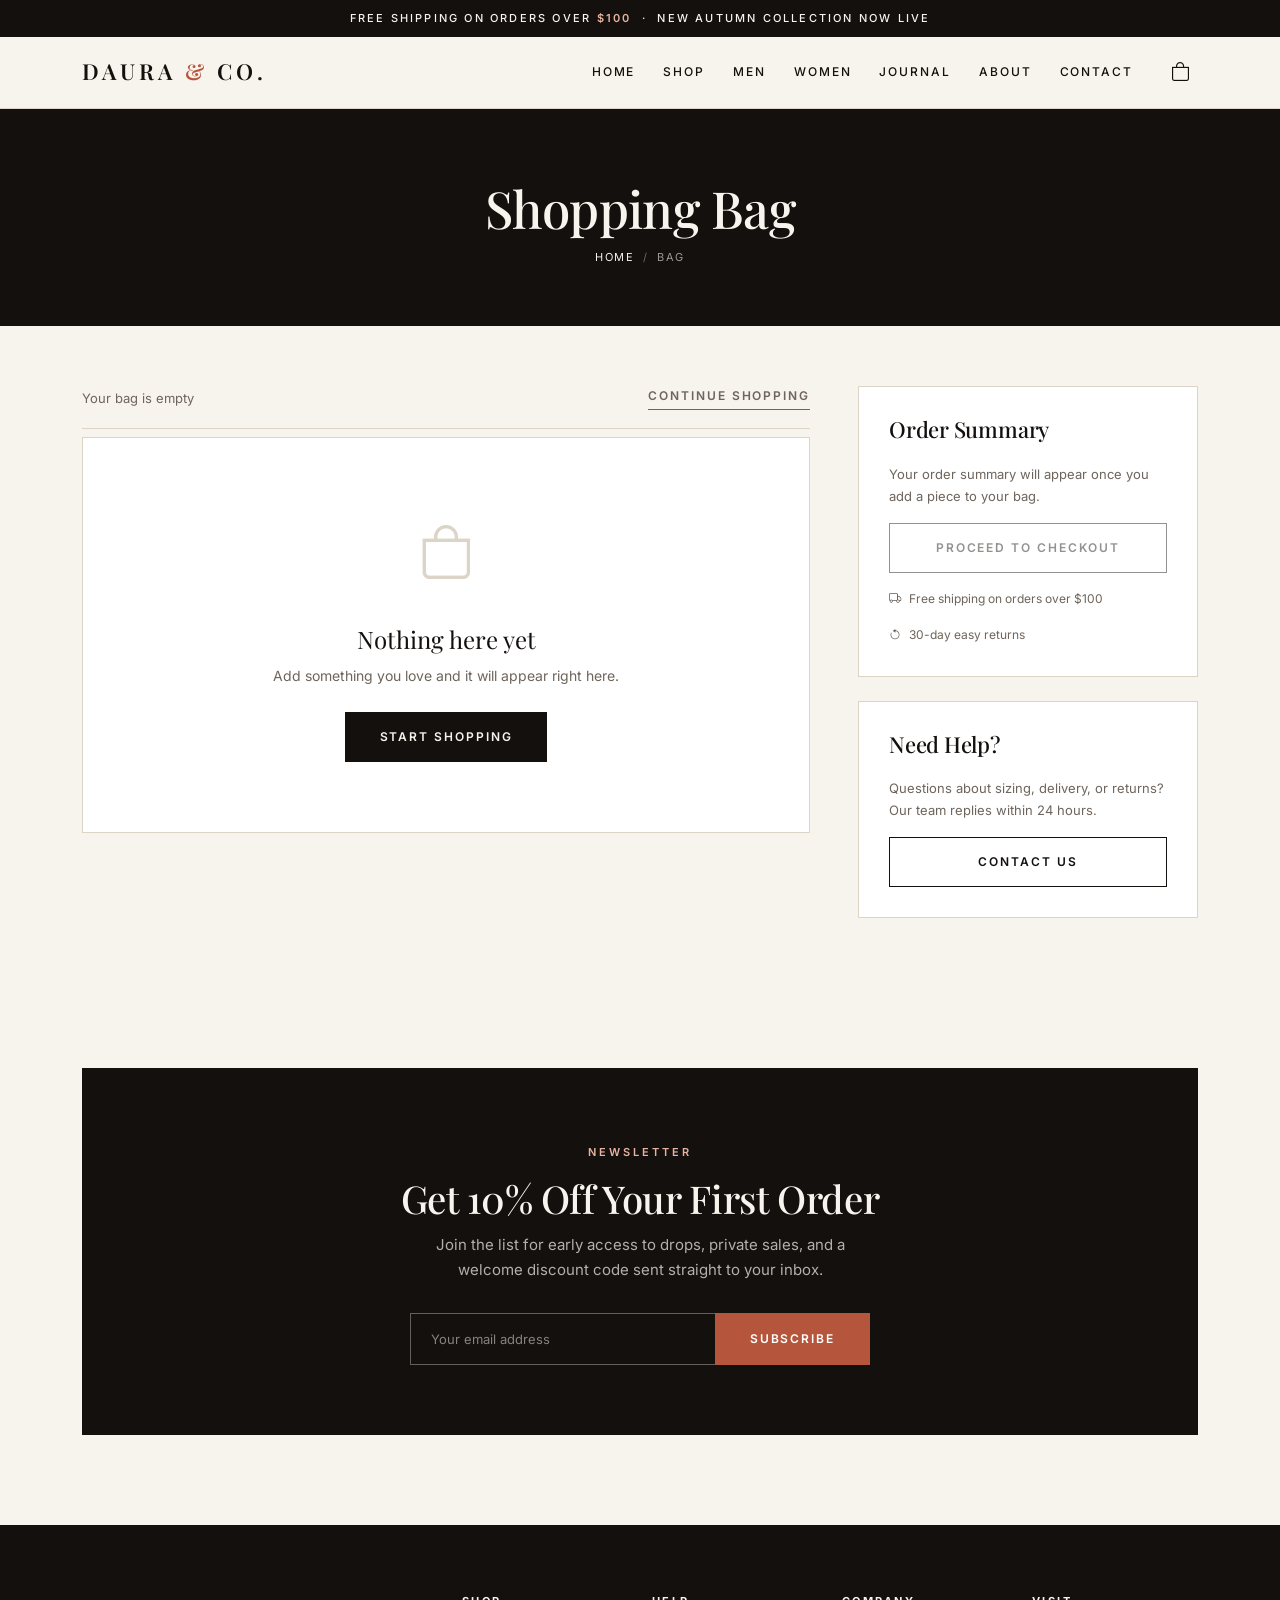
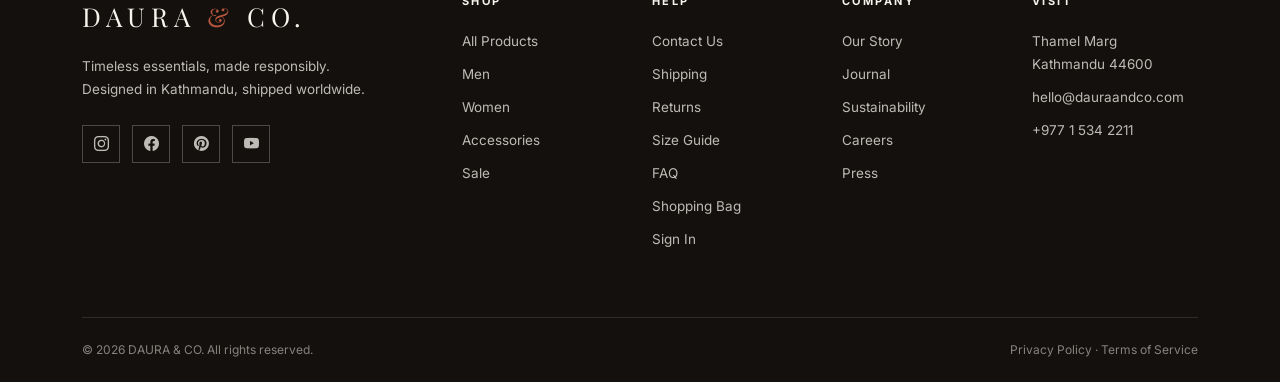
<file: cart.html>
<!DOCTYPE html>
<!--
  DAURA & CO. — Shopping bag page
  Sections: hero → cart items + order summary → newsletter → footer
  Cart lines and totals are rendered by assets/js/main.js.
  Shared blocks: announcement bar, navbar, cart drawer (injected by JS), footer.
-->
<html lang="en">
<head>
  <meta charset="UTF-8">
  <meta name="viewport" content="width=device-width, initial-scale=1.0">
  <title>Shopping Bag — DAURA & CO.</title>
  <link rel="icon" type="image/svg+xml" href="assets/images/favicon.svg">
  <link rel="icon" type="image/png" sizes="64x64" href="assets/images/favicon.png">
  <link rel="shortcut icon" href="assets/images/favicon.ico">
  <link rel="apple-touch-icon" href="assets/images/favicon.png">
  <meta name="description" content="Review the items in your DAURA & CO. shopping bag before checkout.">

  <link rel="preconnect" href="https://fonts.googleapis.com">
  <link rel="preconnect" href="https://fonts.gstatic.com" crossorigin>
  <link href="https://fonts.googleapis.com/css2?family=Inter:wght@400;500;600;700&family=Playfair+Display:ital,wght@0,400;0,500;0,600;1,400;1,500&display=swap" rel="stylesheet">

  <link href="https://cdn.jsdelivr.net/npm/bootstrap@5.3.3/dist/css/bootstrap.min.css" rel="stylesheet">
  <link href="https://cdn.jsdelivr.net/npm/bootstrap-icons@1.11.3/font/bootstrap-icons.min.css" rel="stylesheet">
  <link href="assets/css/style.css" rel="stylesheet">
</head>
<body>

  <div class="announcement">
    Free shipping on orders over <strong>$100</strong> &nbsp;·&nbsp; New Autumn collection now live
  </div>

  <nav class="navbar navbar-expand-lg site-nav">
    <div class="container">
      <a class="navbar-brand" href="index.html">DAURA <span>&</span> CO.</a>
      <button class="navbar-toggler" type="button" data-bs-toggle="collapse" data-bs-target="#mainNav"
              aria-controls="mainNav" aria-expanded="false" aria-label="Toggle navigation">
        <span class="navbar-toggler-icon"></span>
      </button>
      <div class="collapse navbar-collapse justify-content-end" id="mainNav">
        <ul class="navbar-nav align-items-lg-center">
          <li class="nav-item"><a class="nav-link" href="index.html">Home</a></li>
          <li class="nav-item"><a class="nav-link" href="shop.html">Shop</a></li>
          <li class="nav-item"><a class="nav-link" href="shop.html?category=men">Men</a></li>
          <li class="nav-item"><a class="nav-link" href="shop.html?category=women">Women</a></li>
          <li class="nav-item"><a class="nav-link" href="blog.html">Journal</a></li>
          <li class="nav-item"><a class="nav-link" href="about.html">About</a></li>
          <li class="nav-item"><a class="nav-link" href="contact.html">Contact</a></li>
          <li class="nav-item ms-lg-3">
            <button class="nav-icon-btn" data-bs-toggle="offcanvas" data-bs-target="#cartDrawer"
                    aria-controls="cartDrawer" aria-label="Open shopping bag">
              <i class="bi bi-bag"></i>
              <span class="cart-badge">0</span>
            </button>
          </li>
        </ul>
      </div>
    </div>
  </nav>

  <!-- Page hero -->
  <header class="page-hero">
    <div class="container">
      <h1>Shopping Bag</h1>
      <nav aria-label="breadcrumb">
        <ol class="breadcrumb">
          <li class="breadcrumb-item"><a href="index.html">Home</a></li>
          <li class="breadcrumb-item active" aria-current="page">Bag</li>
        </ol>
      </nav>
    </div>
  </header>

  <!-- Cart items + order summary -->
  <section class="section-pad-sm">
    <div class="container">
      <div class="row g-4 g-lg-5">
        <div class="col-lg-8">
          <div class="cart-page-head">
            <span id="cartPageCount">Your bag</span>
            <a href="shop.html" class="link-underline">Continue Shopping</a>
          </div>

          <div id="cartPageItems"></div>
        </div>

        <div class="col-lg-4">
          <div class="summary-card">
            <h3>Order Summary</h3>
            <div id="cartSummary"></div>
            <a href="checkout.html" class="btn btn-ink w-100 mt-3" id="cartCheckoutBtn">Proceed to Checkout</a>
            <p class="summary-note"><i class="bi bi-truck me-2"></i>Free shipping on orders over $100</p>
            <p class="summary-note mb-0"><i class="bi bi-arrow-counterclockwise me-2"></i>30-day easy returns</p>
          </div>

          <div class="summary-card mt-4">
            <h3>Need Help?</h3>
            <p class="text-muted-warm mb-3" style="font-size:13px">Questions about sizing, delivery, or returns? Our team replies within 24 hours.</p>
            <a href="contact.html" class="btn btn-outline-ink w-100">Contact Us</a>
          </div>
        </div>
      </div>
    </div>
  </section>

  <!-- Newsletter -->
  <section class="container section-pad">
    <div class="newsletter-box reveal">
      <span class="eyebrow" style="color:#e8b4a0">Newsletter</span>
      <h2>Get 10% Off Your First Order</h2>
      <p>Join the list for early access to drops, private sales, and a welcome discount code sent straight to your inbox.</p>
      <form class="newsletter-form d-flex js-newsletter">
        <input type="email" class="form-control" placeholder="Your email address" required aria-label="Email address">
        <button class="btn btn-clay" type="submit">Subscribe</button>
      </form>
    </div>
  </section>

  <!-- Footer -->
  <footer class="site-footer">
    <div class="container">
      <div class="row g-4">
        <div class="col-lg-4">
          <span class="footer-brand">DAURA <span>&</span> CO.</span>
          <p class="mb-4" style="max-width:300px">Timeless essentials, made responsibly. Designed in Kathmandu, shipped worldwide.</p>
          <div class="footer-social">
            <a href="#" aria-label="Instagram"><i class="bi bi-instagram"></i></a>
            <a href="#" aria-label="Facebook"><i class="bi bi-facebook"></i></a>
            <a href="#" aria-label="Pinterest"><i class="bi bi-pinterest"></i></a>
            <a href="#" aria-label="YouTube"><i class="bi bi-youtube"></i></a>
          </div>
        </div>
        <div class="col-6 col-lg-2">
          <h6>Shop</h6>
          <ul class="footer-links">
            <li><a href="shop.html">All Products</a></li>
            <li><a href="shop.html?category=men">Men</a></li>
            <li><a href="shop.html?category=women">Women</a></li>
            <li><a href="shop.html?category=accessories">Accessories</a></li>
            <li><a href="shop.html">Sale</a></li>
          </ul>
        </div>
        <div class="col-6 col-lg-2">
          <h6>Help</h6>
          <ul class="footer-links">
            <li><a href="contact.html">Contact Us</a></li>
            <li><a href="#">Shipping</a></li>
            <li><a href="#">Returns</a></li>
            <li><a href="#">Size Guide</a></li>
            <li><a href="#">FAQ</a></li>
            <li><a href="cart.html">Shopping Bag</a></li>
            <li><a href="login.html">Sign In</a></li>
          </ul>
        </div>
        <div class="col-6 col-lg-2">
          <h6>Company</h6>
          <ul class="footer-links">
            <li><a href="about.html">Our Story</a></li>
            <li><a href="blog.html">Journal</a></li>
            <li><a href="#">Sustainability</a></li>
            <li><a href="#">Careers</a></li>
            <li><a href="#">Press</a></li>
          </ul>
        </div>
        <div class="col-6 col-lg-2">
          <h6>Visit</h6>
          <ul class="footer-links">
            <li>Thamel Marg<br>Kathmandu 44600</li>
            <li class="mt-2">hello@dauraandco.com</li>
            <li>+977 1 534 2211</li>
          </ul>
        </div>
      </div>
      <div class="footer-bottom d-flex flex-wrap justify-content-between gap-2">
        <span>© <span class="js-year">2026</span> DAURA & CO. All rights reserved.</span>
        <span>Privacy Policy · Terms of Service</span>
      </div>
    </div>
  </footer>

  <button id="backToTop" aria-label="Back to top"><i class="bi bi-arrow-up"></i></button>

  <script src="https://cdn.jsdelivr.net/npm/bootstrap@5.3.3/dist/js/bootstrap.bundle.min.js"></script>
  <script src="assets/js/main.js"></script>
</body>
</html>
</file>
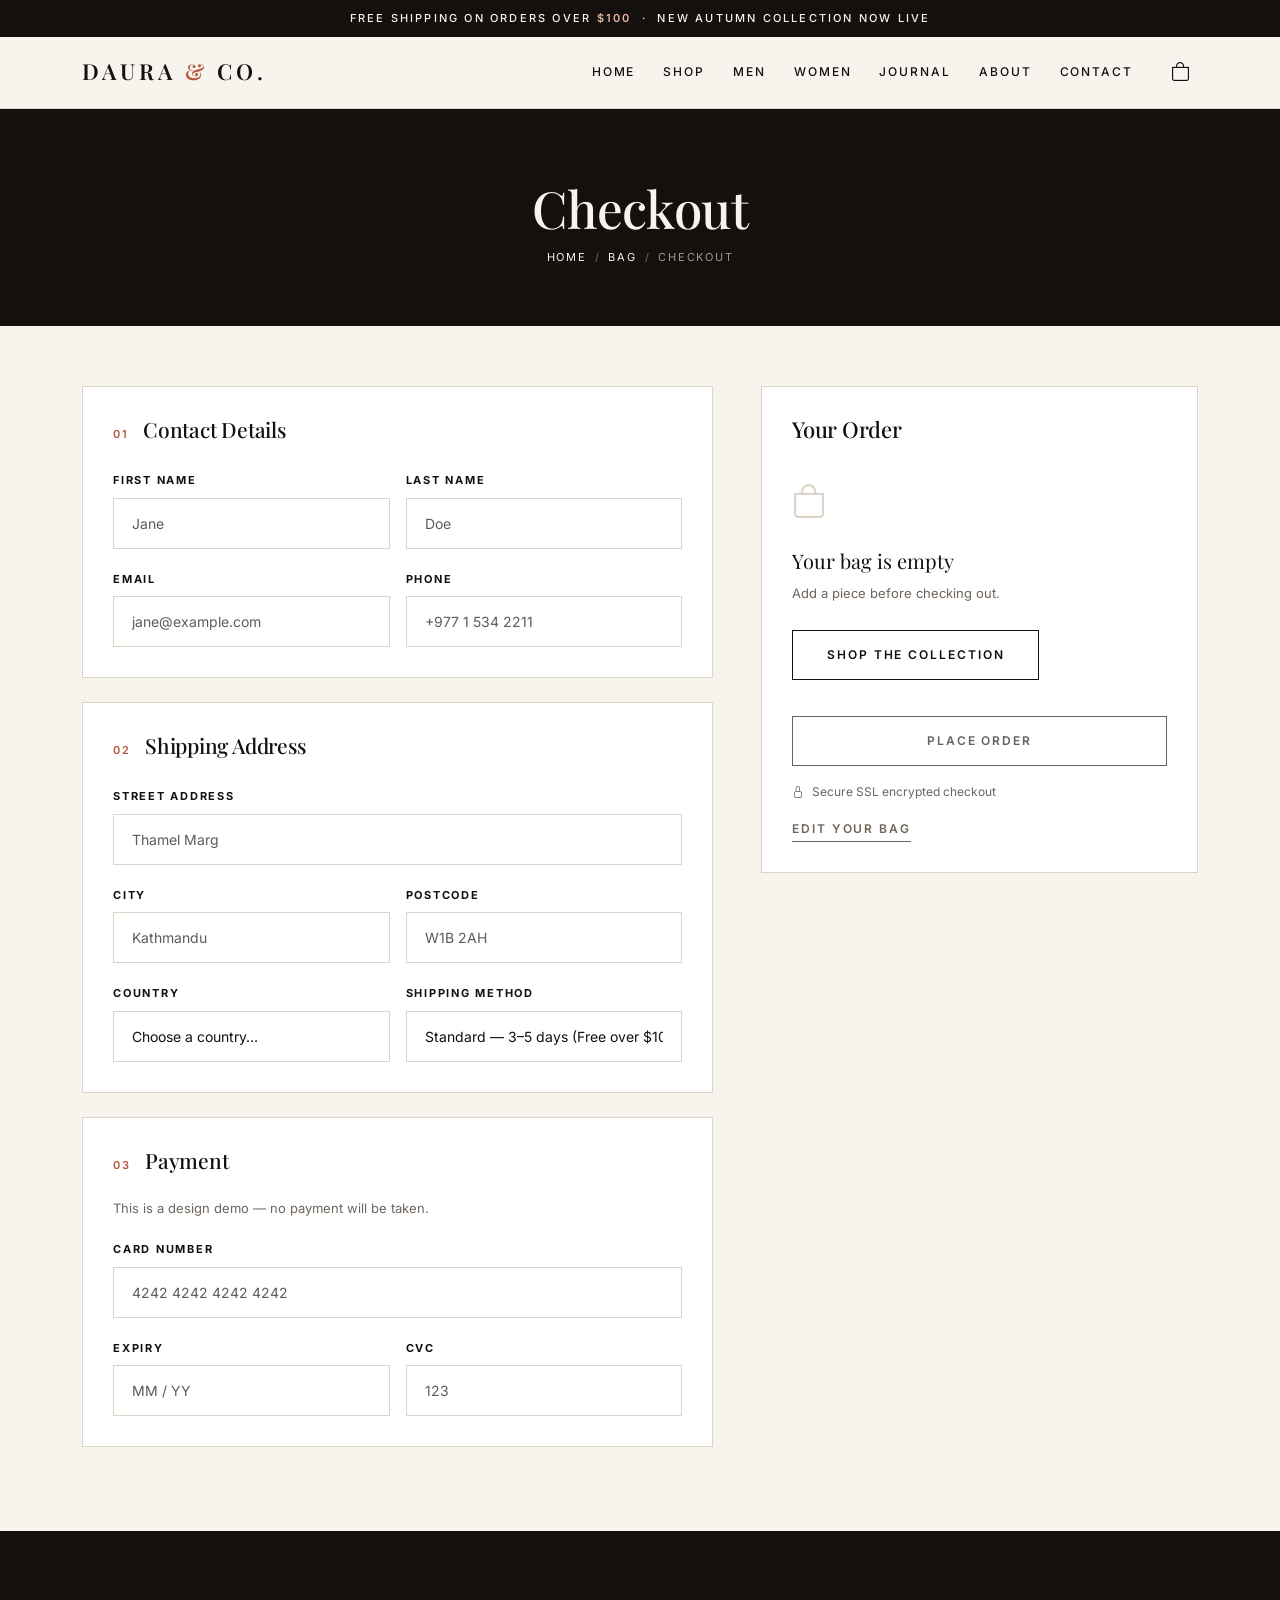
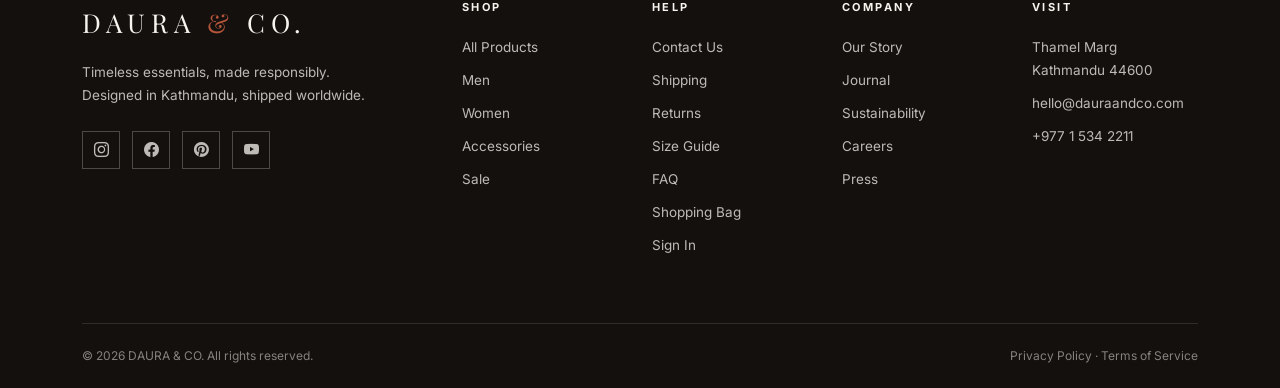
<file: checkout.html>
<!DOCTYPE html>
<!--
  DAURA & CO. — Checkout page
  Sections: hero → checkout form (contact, shipping, payment) + order summary
            → footer
  The order summary is rendered by assets/js/main.js.
  Shared blocks: announcement bar, navbar, cart drawer (injected by JS), footer.
-->
<html lang="en">
<head>
  <meta charset="UTF-8">
  <meta name="viewport" content="width=device-width, initial-scale=1.0">
  <title>Checkout — DAURA & CO.</title>
  <link rel="icon" type="image/svg+xml" href="assets/images/favicon.svg">
  <link rel="icon" type="image/png" sizes="64x64" href="assets/images/favicon.png">
  <link rel="shortcut icon" href="assets/images/favicon.ico">
  <link rel="apple-touch-icon" href="assets/images/favicon.png">
  <meta name="description" content="Secure checkout for your DAURA & CO. order.">

  <link rel="preconnect" href="https://fonts.googleapis.com">
  <link rel="preconnect" href="https://fonts.gstatic.com" crossorigin>
  <link href="https://fonts.googleapis.com/css2?family=Inter:wght@400;500;600;700&family=Playfair+Display:ital,wght@0,400;0,500;0,600;1,400;1,500&display=swap" rel="stylesheet">

  <link href="https://cdn.jsdelivr.net/npm/bootstrap@5.3.3/dist/css/bootstrap.min.css" rel="stylesheet">
  <link href="https://cdn.jsdelivr.net/npm/bootstrap-icons@1.11.3/font/bootstrap-icons.min.css" rel="stylesheet">
  <link href="assets/css/style.css" rel="stylesheet">
</head>
<body>

  <div class="announcement">
    Free shipping on orders over <strong>$100</strong> &nbsp;·&nbsp; New Autumn collection now live
  </div>

  <nav class="navbar navbar-expand-lg site-nav">
    <div class="container">
      <a class="navbar-brand" href="index.html">DAURA <span>&</span> CO.</a>
      <button class="navbar-toggler" type="button" data-bs-toggle="collapse" data-bs-target="#mainNav"
              aria-controls="mainNav" aria-expanded="false" aria-label="Toggle navigation">
        <span class="navbar-toggler-icon"></span>
      </button>
      <div class="collapse navbar-collapse justify-content-end" id="mainNav">
        <ul class="navbar-nav align-items-lg-center">
          <li class="nav-item"><a class="nav-link" href="index.html">Home</a></li>
          <li class="nav-item"><a class="nav-link" href="shop.html">Shop</a></li>
          <li class="nav-item"><a class="nav-link" href="shop.html?category=men">Men</a></li>
          <li class="nav-item"><a class="nav-link" href="shop.html?category=women">Women</a></li>
          <li class="nav-item"><a class="nav-link" href="blog.html">Journal</a></li>
          <li class="nav-item"><a class="nav-link" href="about.html">About</a></li>
          <li class="nav-item"><a class="nav-link" href="contact.html">Contact</a></li>
          <li class="nav-item ms-lg-3">
            <button class="nav-icon-btn" data-bs-toggle="offcanvas" data-bs-target="#cartDrawer"
                    aria-controls="cartDrawer" aria-label="Open shopping bag">
              <i class="bi bi-bag"></i>
              <span class="cart-badge">0</span>
            </button>
          </li>
        </ul>
      </div>
    </div>
  </nav>

  <!-- Page hero -->
  <header class="page-hero">
    <div class="container">
      <h1>Checkout</h1>
      <nav aria-label="breadcrumb">
        <ol class="breadcrumb">
          <li class="breadcrumb-item"><a href="index.html">Home</a></li>
          <li class="breadcrumb-item"><a href="cart.html">Bag</a></li>
          <li class="breadcrumb-item active" aria-current="page">Checkout</li>
        </ol>
      </nav>
    </div>
  </header>

  <!-- Checkout form + order summary -->
  <section class="section-pad-sm">
    <div class="container">
      <form id="checkoutForm" class="row g-4 g-lg-5" novalidate>
        <div class="col-lg-7">
          <!-- Step 1: contact details -->
          <div class="checkout-panel">
            <div class="checkout-step">
              <span class="step-num">01</span>
              <h3>Contact Details</h3>
            </div>
            <div class="row g-3">
              <div class="col-md-6">
                <label class="form-label" for="coFirst">First Name</label>
                <input type="text" class="form-control" id="coFirst" placeholder="Jane" required>
              </div>
              <div class="col-md-6">
                <label class="form-label" for="coLast">Last Name</label>
                <input type="text" class="form-control" id="coLast" placeholder="Doe" required>
              </div>
              <div class="col-md-6">
                <label class="form-label" for="coEmail">Email</label>
                <input type="email" class="form-control" id="coEmail" placeholder="jane@example.com" required>
              </div>
              <div class="col-md-6">
                <label class="form-label" for="coPhone">Phone</label>
                <input type="tel" class="form-control" id="coPhone" placeholder="+977 1 534 2211">
              </div>
            </div>
          </div>

          <!-- Step 2: shipping address -->
          <div class="checkout-panel">
            <div class="checkout-step">
              <span class="step-num">02</span>
              <h3>Shipping Address</h3>
            </div>
            <div class="row g-3">
              <div class="col-12">
                <label class="form-label" for="coAddress">Street Address</label>
                <input type="text" class="form-control" id="coAddress" placeholder="Thamel Marg" required>
              </div>
              <div class="col-md-6">
                <label class="form-label" for="coCity">City</label>
                <input type="text" class="form-control" id="coCity" placeholder="Kathmandu" required>
              </div>
              <div class="col-md-6">
                <label class="form-label" for="coPostcode">Postcode</label>
                <input type="text" class="form-control" id="coPostcode" placeholder="W1B 2AH" required>
              </div>
              <div class="col-md-6">
                <label class="form-label" for="coCountry">Country</label>
                <select class="form-select" id="coCountry" required>
                  <option value="">Choose a country…</option>
                  <option>United Kingdom</option>
                  <option>United States</option>
                  <option>Germany</option>
                  <option>France</option>
                  <option>Italy</option>
                  <option>Australia</option>
                  <option>Canada</option>
                </select>
              </div>
              <div class="col-md-6">
                <label class="form-label" for="coMethod">Shipping Method</label>
                <select class="form-select" id="coMethod">
                  <option>Standard — 3–5 days (Free over $100)</option>
                  <option>Express — 1–2 days ($12.00)</option>
                </select>
              </div>
            </div>
          </div>

          <!-- Step 3: payment (demo only) -->
          <div class="checkout-panel">
            <div class="checkout-step">
              <span class="step-num">03</span>
              <h3>Payment</h3>
            </div>
            <p class="text-muted-warm" style="font-size:13px">This is a design demo — no payment will be taken.</p>
            <div class="row g-3">
              <div class="col-12">
                <label class="form-label" for="coCard">Card Number</label>
                <input type="text" class="form-control" id="coCard" placeholder="4242 4242 4242 4242" inputmode="numeric">
              </div>
              <div class="col-6">
                <label class="form-label" for="coExpiry">Expiry</label>
                <input type="text" class="form-control" id="coExpiry" placeholder="MM / YY">
              </div>
              <div class="col-6">
                <label class="form-label" for="coCvc">CVC</label>
                <input type="text" class="form-control" id="coCvc" placeholder="123" inputmode="numeric">
              </div>
            </div>
          </div>
        </div>

        <div class="col-lg-5">
          <div class="summary-card checkout-summary">
            <h3>Your Order</h3>
            <div id="checkoutSummary"></div>
            <button type="submit" class="btn btn-ink w-100 mt-3">Place Order</button>
            <p class="summary-note"><i class="bi bi-lock me-2"></i>Secure SSL encrypted checkout</p>
            <p class="summary-note mb-0"><a href="cart.html" class="link-underline">Edit your bag</a></p>
          </div>
        </div>
      </form>
    </div>
  </section>

  <!-- Footer -->
  <footer class="site-footer">
    <div class="container">
      <div class="row g-4">
        <div class="col-lg-4">
          <span class="footer-brand">DAURA <span>&</span> CO.</span>
          <p class="mb-4" style="max-width:300px">Timeless essentials, made responsibly. Designed in Kathmandu, shipped worldwide.</p>
          <div class="footer-social">
            <a href="#" aria-label="Instagram"><i class="bi bi-instagram"></i></a>
            <a href="#" aria-label="Facebook"><i class="bi bi-facebook"></i></a>
            <a href="#" aria-label="Pinterest"><i class="bi bi-pinterest"></i></a>
            <a href="#" aria-label="YouTube"><i class="bi bi-youtube"></i></a>
          </div>
        </div>
        <div class="col-6 col-lg-2">
          <h6>Shop</h6>
          <ul class="footer-links">
            <li><a href="shop.html">All Products</a></li>
            <li><a href="shop.html?category=men">Men</a></li>
            <li><a href="shop.html?category=women">Women</a></li>
            <li><a href="shop.html?category=accessories">Accessories</a></li>
            <li><a href="shop.html">Sale</a></li>
          </ul>
        </div>
        <div class="col-6 col-lg-2">
          <h6>Help</h6>
          <ul class="footer-links">
            <li><a href="contact.html">Contact Us</a></li>
            <li><a href="#">Shipping</a></li>
            <li><a href="#">Returns</a></li>
            <li><a href="#">Size Guide</a></li>
            <li><a href="#">FAQ</a></li>
            <li><a href="cart.html">Shopping Bag</a></li>
            <li><a href="login.html">Sign In</a></li>
          </ul>
        </div>
        <div class="col-6 col-lg-2">
          <h6>Company</h6>
          <ul class="footer-links">
            <li><a href="about.html">Our Story</a></li>
            <li><a href="blog.html">Journal</a></li>
            <li><a href="#">Sustainability</a></li>
            <li><a href="#">Careers</a></li>
            <li><a href="#">Press</a></li>
          </ul>
        </div>
        <div class="col-6 col-lg-2">
          <h6>Visit</h6>
          <ul class="footer-links">
            <li>Thamel Marg<br>Kathmandu 44600</li>
            <li class="mt-2">hello@dauraandco.com</li>
            <li>+977 1 534 2211</li>
          </ul>
        </div>
      </div>
      <div class="footer-bottom d-flex flex-wrap justify-content-between gap-2">
        <span>© <span class="js-year">2026</span> DAURA & CO. All rights reserved.</span>
        <span>Privacy Policy · Terms of Service</span>
      </div>
    </div>
  </footer>

  <button id="backToTop" aria-label="Back to top"><i class="bi bi-arrow-up"></i></button>

  <script src="https://cdn.jsdelivr.net/npm/bootstrap@5.3.3/dist/js/bootstrap.bundle.min.js"></script>
  <script src="assets/js/main.js"></script>
</body>
</html>
</file>
<file: assets/css/style.css>
/* ==========================================================================
   DAURA & CO. — Clothing Store Design System
   --------------------------------------------------------------------------
   HOW THIS FILE IS ORGANIZED (sections match the banner comments below):

   1. CSS variables          → brand colours, fonts, spacing tokens
   2. Base styles            → resets and default element styles
   3. Typography helpers     → headings, labels, links
   4. Buttons                → reusable button styles
   5. Layout helpers         → section spacing, headings, carousel arrows
   6. Announcement bar       → thin strip above the navbar
   7. Navbar                 → transparent + solid navigation states
   8. Hero                   → homepage Bootstrap carousel
   9. Category tiles         → shop-by-category cards
   10. Product cards         → product tile + horizontal carousel
   11. Marquee strip         → scrolling brand words
   12. Feature banner        → shipping / returns / payment icons
   13. Editorial split       → image + text side by side
   14. Testimonials          → customer quote carousel
   15. Instagram gallery     → social image grid
   16. Newsletter            → email signup band
   17. Footer                → site footer
   18. Cart drawer           → offcanvas shopping bag
   19. Shop page             → filters, toolbar, results
   20. Product page          → detail gallery and options
   21. About page            → story, values, team
   22. Contact page          → info cards, form, FAQ
   23. Utility feedback      → toast + back-to-top
   24. Scroll reveal         → fade/slide-in animations
   25. Responsive fixes      → shared breakpoint adjustments
   26. Shop page redesign    → editorial hero + filter sidebar
   27. Extra page components → cart, checkout, auth, blog, error

   READING TIP
   -----------
   Sections 1–5 are the design system (tokens, base styles, type, buttons,
   layout helpers). Sections 6–17 are the shared site chrome and the home
   page. Sections 18–27 are page-specific styles. Edit the :root tokens
   first when re-theming; most colours and spacing flow from there.

   Layout mostly uses Bootstrap's grid classes in the HTML. This file adds
   the editorial styling on top: spacing, typography, hover states, and the
   responsive rules at the end of each section.
   ========================================================================== */


/* ==========================================================================
   1. CSS VARIABLES — the brand colors & fonts (edit here to re-theme)
   Palette inspired by Zara / ASOS editorial fashion sites:
   warm cream background, near-black ink, terracotta accent.
   ========================================================================== */

:root {
  --ink: #14100e;          /* near-black, main text & buttons */
  --ink-soft: #2a2320;     /* slightly lighter ink for hover */
  --cream: #f7f3ed;        /* warm page background */
  --paper: #ffffff;        /* card / pure white surfaces */
  --sand: #e9e1d6;         /* soft beige for alt sections */
  --line: #ddd4c8;         /* hairline borders */
  --muted: #6e655c;        /* secondary text */
  --clay: #b5563c;         /* terracotta accent (CTAs, sale) */
  --clay-dark: #9c4630;    /* accent hover */
  --sale: #a93226;         /* sale price red */
  --success: #2e7d5b;      /* success/toast green */

  --font-display: "Playfair Display", Georgia, serif;
  --font-body: "Inter", -apple-system, sans-serif;

  --nav-height: 72px;
  --radius: 0px;           /* sharp corners = fashion editorial look */
  --transition: 0.35s cubic-bezier(0.25, 0.6, 0.3, 1);
  --shadow-soft: 0 18px 40px rgba(20, 16, 14, 0.08);
}


/* ==========================================================================
   2. BASE STYLES
   ========================================================================== */

* { -webkit-tap-highlight-color: transparent; }

body {
  font-family: var(--font-body);
  background-color: var(--cream);
  color: var(--ink);
  font-size: 15px;
  line-height: 1.7;
  /* `clip` stops side-scrolling without creating a scroll container,
     which would otherwise break the shop sidebar's `position: sticky`. */
  overflow-x: clip;
}

h1, h2, h3, h4 {
  font-family: var(--font-display);
  font-weight: 500;
  line-height: 1.15;
  letter-spacing: -0.01em;
}

a { color: inherit; text-decoration: none; }

img { max-width: 100%; }

::selection { background: var(--ink); color: var(--cream); }

/* Slim, themed scrollbar */
::-webkit-scrollbar { width: 9px; }
::-webkit-scrollbar-track { background: var(--cream); }
::-webkit-scrollbar-thumb { background: var(--line); }
::-webkit-scrollbar-thumb:hover { background: var(--muted); }


/* ==========================================================================
   3. TYPOGRAPHY HELPERS
   ========================================================================== */

/* Small uppercase label used above titles ("New Season", "Categories"...) */
.eyebrow {
  font-family: var(--font-body);
  font-size: 11px;
  font-weight: 600;
  letter-spacing: 0.28em;
  text-transform: uppercase;
  color: var(--clay);
  display: inline-block;
  margin-bottom: 14px;
}

/* Big editorial section title */
.section-title {
  font-size: clamp(1.9rem, 4vw, 2.9rem);
  margin-bottom: 0;
}

.section-sub {
  color: var(--muted);
  max-width: 540px;
  margin-top: 12px;
}

/* Letter-spaced uppercase small text (nav links, badges, buttons) */
.ls-wide {
  letter-spacing: 0.18em;
  text-transform: uppercase;
  font-size: 12px;
  font-weight: 500;
}

.text-muted-warm { color: var(--muted); }


/* ==========================================================================
   4. BUTTONS
   ========================================================================== */

.btn {
  border-radius: var(--radius);
  font-family: var(--font-body);
  font-size: 12px;
  font-weight: 600;
  letter-spacing: 0.16em;
  text-transform: uppercase;
  padding: 15px 34px;
  transition: all var(--transition);
  border: 1px solid transparent;
}

/* Primary: solid ink, the main CTA */
.btn-ink {
  background: var(--ink);
  color: var(--cream);
  border-color: var(--ink);
}
.btn-ink:hover, .btn-ink:focus {
  background: var(--clay);
  border-color: var(--clay);
  color: #fff;
  transform: translateY(-2px);
}

/* Accent: terracotta, for highlights */
.btn-clay {
  background: var(--clay);
  color: #fff;
  border-color: var(--clay);
}
.btn-clay:hover, .btn-clay:focus {
  background: var(--clay-dark);
  border-color: var(--clay-dark);
  color: #fff;
  transform: translateY(-2px);
}

/* Outline on light backgrounds */
.btn-outline-ink {
  background: transparent;
  color: var(--ink);
  border-color: var(--ink);
}
.btn-outline-ink:hover, .btn-outline-ink:focus {
  background: var(--ink);
  color: var(--cream);
  transform: translateY(-2px);
}

/* Outline on dark backgrounds (hero, footer) */
.btn-outline-light {
  background: transparent;
  color: #fff;
  border-color: rgba(255, 255, 255, 0.6);
}
.btn-outline-light:hover, .btn-outline-light:focus {
  background: #fff;
  color: var(--ink);
  border-color: #fff;
  transform: translateY(-2px);
}

/* Underline link that grows on hover */
.link-underline {
  position: relative;
  display: inline-block;
  padding-bottom: 3px;
  font-size: 12px;
  font-weight: 600;
  letter-spacing: 0.16em;
  text-transform: uppercase;
}
.link-underline::after {
  content: "";
  position: absolute;
  left: 0; bottom: 0;
  width: 100%; height: 1px;
  background: currentColor;
  transform: scaleX(1);
  transform-origin: right;
  transition: transform 0.4s ease;
}
.link-underline:hover::after {
  transform: scaleX(0);
  transform-origin: right;
  animation: underlineIn 0.4s ease forwards;
}
@keyframes underlineIn {
  from { transform: scaleX(1); transform-origin: right; }
  to   { transform: scaleX(1); transform-origin: left; }
}


/* ==========================================================================
   5. LAYOUT HELPERS
   ========================================================================== */

/* Note: only top/bottom padding here — using the `padding` shorthand would
   wipe out Bootstrap's horizontal `.container` padding when both classes
   are used on the same element. */
.section-pad { padding-top: 90px; padding-bottom: 90px; }
.section-pad-sm { padding-top: 60px; padding-bottom: 60px; }
.bg-sand { background: var(--sand); }
.bg-paper { background: var(--paper); }
.border-top-line { border-top: 1px solid var(--line); }

.section-head {
  display: flex;
  align-items: flex-end;
  justify-content: space-between;
  gap: 24px;
  margin-bottom: 46px;
  flex-wrap: wrap;
}

/* Right side of a section header: text link + carousel arrows */
.section-actions {
  display: flex;
  align-items: center;
  gap: 20px;
  flex-wrap: wrap;
}

.carousel-nav { display: flex; gap: 8px; }
.carousel-nav-btn {
  width: 42px;
  height: 42px;
  display: inline-flex;
  align-items: center;
  justify-content: center;
  background: transparent;
  color: var(--ink);
  border: 1px solid var(--line);
  transition: all var(--transition);
}
.carousel-nav-btn:hover:not(:disabled) {
  background: var(--ink);
  border-color: var(--ink);
  color: var(--cream);
}
.carousel-nav-btn:disabled { opacity: 0.35; cursor: not-allowed; }
.carousel-nav-btn.is-hidden { display: none; }


/* ==========================================================================
   6. ANNOUNCEMENT BAR (top of every page)
   ========================================================================== */

.announcement {
  background: var(--ink);
  color: var(--cream);
  font-size: 11px;
  letter-spacing: 0.2em;
  text-transform: uppercase;
  text-align: center;
  padding: 9px 16px;
  font-weight: 500;
}
.announcement strong { color: #e8b4a0; font-weight: 600; }


/* ==========================================================================
   7. NAVBAR
   ========================================================================== */

.site-nav {
  background: var(--cream);
  border-bottom: 1px solid var(--line);
  height: var(--nav-height);
  transition: all var(--transition);
}

/* Transparent nav that sits on top of the hero image (home page only) */
.site-nav.nav-transparent {
  position: absolute;
  top: var(--announcement-height, 33px); left: 0; right: 0;
  background: transparent;
  border-bottom-color: rgba(255, 255, 255, 0.18);
  z-index: 1030;
}
.site-nav.nav-transparent .navbar-brand,
.site-nav.nav-transparent .nav-link,
.site-nav.nav-transparent .nav-icon-btn {
  color: #fff;
}
.site-nav.nav-transparent .navbar-toggler { border-color: rgba(255,255,255,0.4); }
.site-nav.nav-transparent .navbar-toggler-icon {
  background-image: url("data:image/svg+xml,%3csvg xmlns='http://www.w3.org/2000/svg' viewBox='0 0 30 30'%3e%3cpath stroke='rgba(255, 255, 255, 0.85)' stroke-linecap='round' stroke-miterlimit='10' stroke-width='2' d='M4 7h22M4 15h22M4 23h22'/%3e%3c/svg%3e");
}

/* Scrolled state: becomes solid cream with shadow */
.site-nav.is-scrolled {
  position: fixed;
  top: 0; left: 0; right: 0;
  background: rgba(247, 243, 237, 0.95);
  backdrop-filter: blur(12px);
  box-shadow: 0 1px 0 var(--line);
  z-index: 1030;
  animation: navDrop 0.4s ease;
}
@keyframes navDrop {
  from { transform: translateY(-100%); }
  to   { transform: translateY(0); }
}

.navbar-brand {
  font-family: var(--font-display);
  font-size: 22px;
  font-weight: 600;
  letter-spacing: 0.18em;
  white-space: nowrap;
  color: var(--ink);
  transition: color var(--transition);
}
.navbar-brand span { color: var(--clay); }

.nav-link {
  font-size: 12px;
  font-weight: 500;
  letter-spacing: 0.16em;
  text-transform: uppercase;
  color: var(--ink);
  margin: 0 14px;
  padding: 6px 0 !important;
  position: relative;
  transition: color var(--transition);
}
.nav-link::after {
  content: "";
  position: absolute;
  left: 0; bottom: 0;
  width: 100%; height: 1px;
  background: var(--clay);
  transform: scaleX(0);
  transform-origin: left;
  transition: transform 0.35s ease;
}
.nav-link:hover::after, .nav-link.active::after { transform: scaleX(1); }
.nav-link:hover, .nav-link.active { color: var(--clay); }
.site-nav.nav-transparent .nav-link:hover,
.site-nav.nav-transparent .nav-link.active { color: #fff; }
.site-nav.nav-transparent .nav-link::after { background: #fff; }

.nav-icon-btn {
  background: none;
  border: none;
  color: var(--ink);
  font-size: 19px;
  line-height: 1;
  padding: 8px;
  position: relative;
  transition: color var(--transition), transform var(--transition);
}
.nav-icon-btn:hover { color: var(--clay); transform: translateY(-2px); }

/* Small number badge on the cart icon */
.cart-badge {
  position: absolute;
  top: 0; right: 0;
  background: var(--clay);
  color: #fff;
  font-size: 9px;
  font-weight: 700;
  min-width: 16px;
  height: 16px;
  border-radius: 50%;
  display: flex;
  align-items: center;
  justify-content: center;
  padding: 0 4px;
  transform: scale(0);
  transition: transform 0.3s cubic-bezier(0.68, -0.55, 0.27, 1.55);
}
.cart-badge.show { transform: scale(1); }


/* ==========================================================================
   8. HERO (Bootstrap carousel, custom styled)
   ========================================================================== */

.hero {
  position: relative;
  height: 100vh;
  min-height: 620px;
  overflow: hidden;
}

.hero .carousel-item {
  height: 100vh;
  min-height: 620px;
  background-size: cover;
  background-position: center;
}

.hero-overlay {
  position: absolute;
  inset: 0;
  background: linear-gradient(90deg, rgba(10, 8, 6, 0.55) 0%, rgba(10, 8, 6, 0.15) 55%, transparent 100%);
  z-index: 1;
}

.hero-content {
  position: absolute;
  z-index: 2;
  left: 0; right: 0;
  bottom: 0;
  padding-bottom: 14vh;
  color: #fff;
  /* Let clicks pass through the transparent layer to the slider controls,
     but keep the buttons/links inside clickable. */
  pointer-events: none;
}
.hero-content a,
.hero-content button { pointer-events: auto; }

.hero-kicker {
  font-size: 11px;
  letter-spacing: 0.35em;
  text-transform: uppercase;
  font-weight: 600;
  margin-bottom: 18px;
  opacity: 0;
  animation: heroUp 0.9s 0.2s ease forwards;
}

.hero-title {
  font-size: clamp(2.8rem, 7vw, 5.4rem);
  color: #fff;
  max-width: 700px;
  margin-bottom: 22px;
  opacity: 0;
  animation: heroUp 0.9s 0.35s ease forwards;
}

.hero-text {
  font-size: 16px;
  max-width: 440px;
  min-height: 3.4em;
  color: rgba(255, 255, 255, 0.85);
  margin-bottom: 34px;
  opacity: 0;
  animation: heroUp 0.9s 0.5s ease forwards;
}

.hero-actions {
  display: flex;
  gap: 14px;
  flex-wrap: wrap;
  opacity: 0;
  animation: heroUp 0.9s 0.65s ease forwards;
}

@media (max-width: 389.98px) {
  .hero-actions .btn { flex: 1 0 100%; }
}

@media (max-width: 359.98px) {
  .hero-text { min-height: 5.1em; }
}

@keyframes heroUp {
  from { opacity: 0; transform: translateY(34px); }
  to   { opacity: 1; transform: translateY(0); }
}

/* Carousel indicators (dots) — kept above the hero content layer */
.hero .carousel-indicators {
  bottom: 34px;
  margin-right: auto;
  margin-left: auto;
  padding-right: 0;
  left: 0;
  right: 0;
  z-index: 6;
}
.hero .carousel-indicators [data-bs-target] {
  width: 34px;
  height: 3px;
  border: 0;
  background-color: rgba(255, 255, 255, 0.5);
  margin: 0 5px;
  transition: background-color var(--transition), width var(--transition);
}
.hero .carousel-indicators [data-bs-target]:hover { background-color: rgba(255, 255, 255, 0.85); }
.hero .carousel-indicators .active { background-color: #fff; width: 52px; }

/* Carousel prev / next arrows */
.hero .carousel-control-prev,
.hero .carousel-control-next {
  width: auto;
  padding: 0 30px;
  opacity: 1;
  z-index: 6;
}
.hero-arrow {
  width: 52px;
  height: 52px;
  border: 1px solid rgba(255, 255, 255, 0.55);
  color: #fff;
  display: flex;
  align-items: center;
  justify-content: center;
  font-size: 18px;
  transition: all var(--transition);
}
.hero .carousel-control-prev:hover .hero-arrow,
.hero .carousel-control-next:hover .hero-arrow {
  background: #fff;
  color: var(--ink);
  border-color: #fff;
}
@media (max-width: 767.98px) {
  /* On phones the arrows get in the way — swiping still works */
  .hero .carousel-control-prev,
  .hero .carousel-control-next { display: none; }
}


/* ==========================================================================
   9. CATEGORY TILES
   ========================================================================== */

.cat-tile {
  position: relative;
  display: block;
  overflow: hidden;
  aspect-ratio: 3 / 4;
  background: var(--sand);
}
.cat-tile img {
  width: 100%; height: 100%;
  object-fit: cover;
  transition: transform 0.9s cubic-bezier(0.2, 0.6, 0.2, 1);
}
.cat-tile:hover img { transform: scale(1.06); }

.cat-tile::after {
  content: "";
  position: absolute;
  inset: 0;
  background: linear-gradient(to top, rgba(12, 9, 7, 0.62) 0%, transparent 55%);
}

.cat-tile-label {
  position: absolute;
  z-index: 2;
  left: 0; right: 0; bottom: 0;
  padding: 28px;
  color: #fff;
  display: flex;
  align-items: flex-end;
  justify-content: space-between;
  gap: 12px;
}
.cat-tile-label h3 {
  font-size: 26px;
  color: #fff;
  margin: 0;
}
.cat-tile-label .cat-count {
  font-size: 11px;
  letter-spacing: 0.2em;
  text-transform: uppercase;
  opacity: 0.85;
}
.cat-arrow {
  width: 42px; height: 42px;
  border: 1px solid rgba(255, 255, 255, 0.55);
  display: flex;
  align-items: center;
  justify-content: center;
  flex-shrink: 0;
  transition: all var(--transition);
}
.cat-tile:hover .cat-arrow {
  background: #fff;
  color: var(--ink);
  border-color: #fff;
}


/* ==========================================================================
   10. PRODUCT CARDS (used on home, shop, related)
   ========================================================================== */

.product-card {
  position: relative;
  display: block;
  background: transparent;
}

/* Wrapper keeps the quick-add button anchored to the image, not the
   whole card (otherwise it slides over the product name and price). */
.product-media-wrap {
  position: relative;
}

.product-media {
  position: relative;
  display: block;        /* <a> is inline by default — needed for aspect-ratio */
  overflow: hidden;
  aspect-ratio: 3 / 4;
  background: var(--sand);
  margin-bottom: 16px;
}
.product-media img {
  position: absolute;
  inset: 0;
  width: 100%; height: 100%;
  object-fit: cover;
  transition: opacity 0.55s ease, transform 0.9s cubic-bezier(0.2, 0.6, 0.2, 1);
}
.product-media .img-hover { opacity: 0; }
.product-card:hover .img-main { opacity: 0; }
.product-card:hover .img-hover { opacity: 1; transform: scale(1.04); }

/* Badges: New / Sale */
.product-badge {
  position: absolute;
  z-index: 3;
  top: 14px; left: 14px;
  font-size: 10px;
  font-weight: 700;
  letter-spacing: 0.18em;
  text-transform: uppercase;
  padding: 6px 12px;
  background: var(--ink);
  color: var(--cream);
}
.product-badge.badge-new { background: var(--ink); }
.product-badge.badge-sale { background: var(--clay); color: #fff; }

/* Quick-add button slides up on hover */
.quick-add {
  position: absolute;
  z-index: 3;
  left: 12px; right: 12px; bottom: 12px;
  background: rgba(255, 255, 255, 0.96);
  color: var(--ink);
  border: none;
  font-size: 11px;
  font-weight: 700;
  letter-spacing: 0.18em;
  text-transform: uppercase;
  padding: 14px;
  opacity: 0;
  transform: translateY(14px);
  transition: all var(--transition);
}
.product-card:hover .quick-add { opacity: 1; transform: translateY(0); }
.quick-add:hover { background: var(--ink); color: var(--cream); }

/* Touch devices cannot hover, so keep the button visible over the image */
@media (hover: none) {
  .quick-add { opacity: 1; transform: none; }
}

.product-info { text-align: center; padding: 0 6px; }
.product-category {
  font-size: 10px;
  letter-spacing: 0.22em;
  text-transform: uppercase;
  color: var(--muted);
  margin-bottom: 5px;
}
.product-name {
  font-family: var(--font-display);
  font-size: 17px;
  font-weight: 500;
  margin-bottom: 6px;
}
.product-price { font-size: 14px; font-weight: 600; }
.product-price .old-price {
  color: var(--muted);
  text-decoration: line-through;
  font-weight: 400;
  margin-left: 8px;
}
.product-price .sale-price { color: var(--sale); }

/* Star rating */
.product-rating {
  font-size: 11px;
  color: var(--clay);
  letter-spacing: 2px;
  margin-top: 4px;
}

/* ==========================================================================
   HORIZONTAL PRODUCT CAROUSEL (New Arrivals)
   --------------------------------------------------------------------------
   The product list is repeated 3 times by JavaScript. This CSS only lays the
   cards out in one row and hides the scrollbar.

   Card widths:
     Mobile  → 2 cards visible  (subtract 1 gap)
     Tablet  → 3 cards visible  (subtract 2 gaps)
     Desktop → 4 cards visible  (subtract 3 gaps)
   ========================================================================== */

.product-carousel-track {
  display: flex;
  gap: 1rem;
  overflow-x: auto;
  overscroll-behavior-inline: contain;
  scroll-snap-type: x mandatory;
  scrollbar-width: none;
  -ms-overflow-style: none;
}
.product-carousel-track::-webkit-scrollbar { display: none; }

/* The cards are Bootstrap columns, so override their width here. */
.product-carousel-track > * {
  flex: 0 0 calc((100% - 1rem) / 2);
  width: auto;
  max-width: calc((100% - 1rem) / 2);
  padding-left: 0;
  padding-right: 0;
  scroll-snap-align: start;
}

@media (min-width: 768px) {
  .product-carousel-track > * {
    flex-basis: calc((100% - 2rem) / 3);
    max-width: calc((100% - 2rem) / 3);
  }
}

@media (min-width: 992px) {
  .product-carousel-track { gap: 1.5rem; }

  .product-carousel-track > * {
    flex-basis: calc((100% - 4.5rem) / 4);
    max-width: calc((100% - 4.5rem) / 4);
  }
}


/* ==========================================================================
   11. MARQUEE STRIP (scrolling brand words)
   ========================================================================== */

.marquee-strip {
  background: var(--ink);
  color: var(--cream);
  overflow: hidden;
  padding: 20px 0;
  white-space: nowrap;
}
.marquee-track {
  display: inline-flex;
  align-items: center;
  gap: 42px;
  animation: marquee 28s linear infinite;
}
.marquee-track span {
  font-family: var(--font-display);
  font-size: 22px;
  font-style: italic;
}
.marquee-track .dot {
  width: 5px; height: 5px;
  background: var(--clay);
  border-radius: 50%;
  flex-shrink: 0;
}
@keyframes marquee {
  from { transform: translateX(0); }
  to   { transform: translateX(-50%); }
}


/* ==========================================================================
   12. FEATURE / VALUE BANNER (shipping, returns...)
   ========================================================================== */

.feature-item {
  text-align: center;
  padding: 34px 20px;
}
.feature-icon {
  font-size: 26px;
  color: var(--clay);
  margin-bottom: 16px;
  display: inline-block;
}
.feature-item h5 {
  font-family: var(--font-body);
  font-size: 12px;
  font-weight: 700;
  letter-spacing: 0.16em;
  text-transform: uppercase;
  margin-bottom: 8px;
}
.feature-item p {
  color: var(--muted);
  font-size: 13.5px;
  margin: 0;
  max-width: 240px;
  margin-inline: auto;
}


/* ==========================================================================
   13. EDITORIAL SPLIT BANNER (image + text side by side)
   ========================================================================== */

.editorial-img {
  overflow: hidden;
  aspect-ratio: 4 / 5;
}
.editorial-img img {
  width: 100%; height: 100%;
  object-fit: cover;
  transition: transform 1s cubic-bezier(0.2, 0.6, 0.2, 1);
}
.editorial-img:hover img { transform: scale(1.05); }

.editorial-body h2 {
  font-size: clamp(1.9rem, 3.5vw, 2.7rem);
  margin-bottom: 18px;
}
.editorial-body p { color: var(--muted); margin-bottom: 16px; }


/* ==========================================================================
   14. TESTIMONIALS
   ========================================================================== */

.testimonial-card {
  background: var(--paper);
  border: 1px solid var(--line);
  padding: 40px 34px;
  height: 100%;
}
.testimonial-stars { color: var(--clay); letter-spacing: 3px; margin-bottom: 18px; }
.testimonial-text {
  font-family: var(--font-display);
  font-size: 18px;
  font-style: italic;
  line-height: 1.6;
  margin-bottom: 24px;
}
.testimonial-author { display: flex; align-items: center; gap: 14px; }
.testimonial-author img {
  width: 46px; height: 46px;
  border-radius: 50%;
  object-fit: cover;
}
.testimonial-author strong {
  display: block;
  font-size: 13px;
  letter-spacing: 0.06em;
}
.testimonial-author small { color: var(--muted); font-size: 12px; }

.testimonial-controls {
  display: flex;
  align-items: center;
  justify-content: center;
  gap: 18px;
  margin-top: 28px;
}
.testimonial-nav {
  width: 44px;
  height: 44px;
  padding: 0;
  border: 1px solid var(--line);
  background: var(--paper);
  color: var(--ink);
  display: inline-flex;
  align-items: center;
  justify-content: center;
  font-size: 17px;
  flex-shrink: 0;
  transition: background-color var(--transition), border-color var(--transition), color var(--transition);
}
.testimonial-nav:hover,
.testimonial-nav:focus-visible {
  background: var(--ink);
  border-color: var(--ink);
  color: #fff;
}
.testimonial-nav:focus-visible {
  outline: 2px solid var(--clay);
  outline-offset: 3px;
}
.testimonial-indicators {
  position: static;
  display: flex;
  gap: 8px;
  margin: 0;
  padding: 0;
}
.testimonial-indicators [data-bs-target] {
  width: 8px;
  height: 8px;
  margin: 0;
  padding: 0;
  border: 0;
  border-radius: 50%;
  background-color: var(--line);
  opacity: 1;
  transition: background-color var(--transition), transform var(--transition);
}
.testimonial-indicators [data-bs-target]:hover { background-color: var(--muted); }
.testimonial-indicators .active {
  background-color: var(--clay);
  transform: scale(1.2);
}


/* ==========================================================================
   15. INSTAGRAM-STYLE GALLERY
   ========================================================================== */

.insta-grid { display: grid; grid-template-columns: repeat(6, 1fr); gap: 6px; }
.insta-carousel-track {
  display: flex;
  gap: 1rem;
  overflow-x: auto;
  overscroll-behavior-inline: contain;
  scroll-snap-type: x mandatory;
  scrollbar-width: none;
  -ms-overflow-style: none;
  cursor: grab;
  user-select: none;
}
.insta-carousel-track.is-dragging { cursor: grabbing; }
.insta-carousel-track .insta-item { -webkit-user-drag: none; }
.insta-carousel-track::-webkit-scrollbar { display: none; }
.insta-carousel-track > .insta-item {
  flex: 0 0 calc((100% - 1rem) / 2);
  max-width: calc((100% - 1rem) / 2);
  scroll-snap-align: start;
}
@media (min-width: 768px) {
  .insta-carousel-track > .insta-item {
    flex-basis: calc((100% - 2rem) / 3);
    max-width: calc((100% - 2rem) / 3);
  }
}
@media (min-width: 992px) {
  .insta-carousel-track { gap: 1.5rem; }
  .insta-carousel-track > .insta-item {
    flex-basis: calc((100% - 4.5rem) / 4);
    max-width: calc((100% - 4.5rem) / 4);
  }
}
.insta-item {
  position: relative;
  aspect-ratio: 1;
  overflow: hidden;
  display: block;
}
.insta-item img {
  width: 100%; height: 100%;
  object-fit: cover;
  transition: transform 0.7s ease;
}
.insta-item:hover img { transform: scale(1.08); }
.insta-item::after {
  content: "\f16d"; /* instagram glyph fallback via text */
  font-family: bootstrap-icons, sans-serif;
  position: absolute;
  inset: 0;
  display: flex;
  align-items: center;
  justify-content: center;
  background: rgba(20, 16, 14, 0.45);
  color: #fff;
  font-size: 24px;
  opacity: 0;
  transition: opacity var(--transition);
}
.insta-item:hover::after { opacity: 1; }


/* ==========================================================================
   16. NEWSLETTER
   ========================================================================== */

.newsletter-box {
  background: var(--ink);
  color: var(--cream);
  padding: 70px 40px;
  text-align: center;
}
.newsletter-box h2 { color: var(--cream); font-size: clamp(1.7rem, 3vw, 2.4rem); }
.newsletter-box p { color: rgba(247, 243, 237, 0.7); max-width: 460px; margin: 12px auto 30px; }

.newsletter-form { max-width: 460px; margin: 0 auto; }
.newsletter-form .form-control {
  background: transparent;
  border: 1px solid rgba(247, 243, 237, 0.35);
  border-right: 0;
  color: var(--cream);
  border-radius: 0;
  height: 52px;
  padding: 0 20px;
  font-size: 13px;
}
.newsletter-form .form-control::placeholder { color: rgba(247, 243, 237, 0.5); }
.newsletter-form .form-control:focus {
  background: transparent;
  border-color: var(--cream);
  box-shadow: none;
  color: var(--cream);
}
.newsletter-form .btn {
  height: 52px;
  border-radius: 0;
  white-space: nowrap;
}
@media (max-width: 480px) {
  .newsletter-form .form-control { border-right: 1px solid rgba(247,243,237,0.35); margin-bottom: 10px; }
}


/* ==========================================================================
   17. FOOTER
   ========================================================================== */

.site-footer {
  background: var(--ink);
  color: rgba(247, 243, 237, 0.75);
  padding: 70px 0 0;
  font-size: 13.5px;
}
.site-footer h6 {
  font-family: var(--font-body);
  font-size: 11px;
  font-weight: 700;
  letter-spacing: 0.22em;
  text-transform: uppercase;
  color: var(--cream);
  margin-bottom: 22px;
}
.site-footer .footer-brand {
  font-family: var(--font-display);
  font-size: 26px;
  letter-spacing: 0.22em;
  color: var(--cream);
  display: block;
  margin-bottom: 16px;
}
.site-footer .footer-brand span { color: var(--clay); }
.site-footer a { transition: color var(--transition); }
.site-footer a:hover { color: var(--cream); }
.footer-links { list-style: none; padding: 0; margin: 0; }
.footer-links li { margin-bottom: 10px; }

.footer-social a {
  display: inline-flex;
  align-items: center;
  justify-content: center;
  width: 38px; height: 38px;
  border: 1px solid rgba(247, 243, 237, 0.25);
  margin-right: 8px;
  font-size: 15px;
  transition: all var(--transition);
}
.footer-social a:hover {
  background: var(--clay);
  border-color: var(--clay);
  color: #fff;
}

.footer-bottom {
  border-top: 1px solid rgba(247, 243, 237, 0.12);
  margin-top: 56px;
  padding: 22px 0;
  font-size: 12px;
  color: rgba(247, 243, 237, 0.5);
}


/* ==========================================================================
   18. CART DRAWER (Bootstrap offcanvas, custom look)
   ========================================================================== */

.cart-drawer {
  width: min(420px, 100vw) !important;
  background: var(--cream);
  border-left: 1px solid var(--line);
}
.cart-drawer .offcanvas-header {
  border-bottom: 1px solid var(--line);
  padding: 22px 26px;
}
.cart-drawer .offcanvas-title {
  font-family: var(--font-display);
  font-size: 21px;
  letter-spacing: 0.04em;
}
.cart-drawer .offcanvas-body { padding: 0; display: flex; flex-direction: column; }

.cart-items { flex: 1; overflow-y: auto; padding: 8px 26px; }

.cart-item {
  display: grid;
  grid-template-columns: 82px 1fr auto;
  gap: 16px;
  padding: 20px 0;
  border-bottom: 1px solid var(--line);
}
.cart-item img {
  width: 82px; height: 104px;
  object-fit: cover;
  background: var(--sand);
}
.cart-item-name { font-family: var(--font-display); font-size: 15px; margin-bottom: 2px; }
.cart-item-meta { font-size: 12px; color: var(--muted); margin-bottom: 10px; }

.qty-control {
  display: inline-flex;
  align-items: center;
  border: 1px solid var(--line);
  background: var(--paper);
}
.qty-control button {
  width: 30px; height: 30px;
  border: none;
  background: none;
  font-size: 14px;
  color: var(--ink);
  transition: background var(--transition);
}
.qty-control button:hover { background: var(--sand); }
.qty-control span {
  min-width: 30px;
  text-align: center;
  font-size: 13px;
  font-weight: 600;
}
.cart-item-price { font-size: 14px; font-weight: 600; text-align: right; }
.cart-item-remove {
  background: none; border: none;
  color: var(--muted);
  font-size: 12px;
  padding: 0;
  margin-top: 8px;
  text-decoration: underline;
  transition: color var(--transition);
}
.cart-item-remove:hover { color: var(--sale); }

.cart-empty {
  text-align: center;
  padding: 80px 30px;
  color: var(--muted);
}
.cart-empty i { font-size: 44px; display: block; margin-bottom: 18px; color: var(--line); }

.cart-footer {
  border-top: 1px solid var(--line);
  padding: 22px 26px 26px;
  background: var(--paper);
}
.cart-row {
  display: flex;
  justify-content: space-between;
  margin-bottom: 8px;
  font-size: 13.5px;
}
.cart-row.total {
  font-size: 16px;
  font-weight: 700;
  border-top: 1px solid var(--line);
  padding-top: 12px;
  margin-top: 10px;
  margin-bottom: 18px;
}
.cart-note { font-size: 11.5px; color: var(--muted); text-align: center; margin: 12px 0 0; }
.cart-footer .btn { width: 100%; margin-bottom: 10px; }


/* ==========================================================================
   19. SHOP PAGE — filters & toolbar
   ========================================================================== */

.page-hero {
  background: var(--ink);
  color: var(--cream);
  padding: 70px 0 60px;
  text-align: center;
}
.page-hero h1 { color: var(--cream); font-size: clamp(2.1rem, 5vw, 3.2rem); margin-bottom: 10px; }
.page-hero .breadcrumb {
  justify-content: center;
  font-size: 11px;
  letter-spacing: 0.16em;
  text-transform: uppercase;
  --bs-breadcrumb-divider-color: rgba(247,243,237,0.4);
  --bs-breadcrumb-item-active-color: rgba(247,243,237,0.6);
  margin: 0;
}
.page-hero .breadcrumb-item a { color: var(--cream); }
.page-hero .breadcrumb-item { color: rgba(247,243,237,0.6); }

.shop-toolbar {
  display: flex;
  align-items: center;
  justify-content: space-between;
  gap: 18px;
  flex-wrap: wrap;
  padding: 26px 0;
  border-bottom: 1px solid var(--line);
  margin-bottom: 40px;
}

.filter-chips { display: flex; gap: 8px; flex-wrap: wrap; }
.chip {
  border: 1px solid var(--line);
  background: transparent;
  color: var(--ink);
  font-size: 11px;
  font-weight: 600;
  letter-spacing: 0.14em;
  text-transform: uppercase;
  padding: 10px 20px;
  transition: all var(--transition);
}
.chip:hover { border-color: var(--ink); }
.chip.active {
  background: var(--ink);
  border-color: var(--ink);
  color: var(--cream);
}

.sort-select {
  border: 1px solid var(--line);
  background: var(--paper);
  border-radius: 0;
  font-size: 12px;
  letter-spacing: 0.08em;
  padding: 10px 16px;
  color: var(--ink);
}
.sort-select:focus { box-shadow: none; border-color: var(--ink); }

.results-count { font-size: 12px; color: var(--muted); letter-spacing: 0.08em; }


/* ==========================================================================
   20. PRODUCT PAGE
   ========================================================================== */

.product-gallery-main {
  aspect-ratio: 3 / 4;
  overflow: hidden;
  background: var(--sand);
  margin-bottom: 12px;
}
.product-gallery-main img {
  width: 100%; height: 100%;
  object-fit: cover;
  transition: transform 0.8s ease;
}
.product-gallery-main:hover img { transform: scale(1.04); }

.gallery-thumbs { display: grid; grid-template-columns: repeat(4, 1fr); gap: 12px; }
.gallery-thumb {
  aspect-ratio: 3 / 4;
  overflow: hidden;
  border: 1px solid transparent;
  background: var(--sand);
  padding: 0;
  cursor: pointer;
  transition: border-color var(--transition);
}
.gallery-thumb img { width: 100%; height: 100%; object-fit: cover; }
.gallery-thumb.active, .gallery-thumb:hover { border-color: var(--ink); }

.product-detail .pd-category {
  font-size: 11px;
  letter-spacing: 0.24em;
  text-transform: uppercase;
  color: var(--clay);
  font-weight: 600;
}
.product-detail .pd-category a { color: inherit; text-decoration: none; }
.product-detail .pd-category a:hover { text-decoration: underline; }
.product-detail .pd-title {
  font-size: clamp(1.8rem, 3.5vw, 2.5rem);
  margin: 10px 0 14px;
}
.product-detail .pd-price { font-size: 22px; font-weight: 600; margin-bottom: 18px; }
.product-detail .pd-desc { color: var(--muted); margin-bottom: 26px; }

.option-label {
  font-size: 11px;
  font-weight: 700;
  letter-spacing: 0.18em;
  text-transform: uppercase;
  display: block;
  margin-bottom: 10px;
}
.option-label .selected-val { color: var(--muted); font-weight: 500; }

.size-options { display: flex; gap: 8px; flex-wrap: wrap; margin-bottom: 24px; }
.size-btn {
  min-width: 46px;
  height: 46px;
  padding: 0 12px;
  border: 1px solid var(--line);
  background: var(--paper);
  font-size: 12px;
  font-weight: 600;
  transition: all var(--transition);
}
.size-btn:hover { border-color: var(--ink); }
.size-btn.active { background: var(--ink); color: var(--cream); border-color: var(--ink); }

.color-options { display: flex; gap: 10px; margin-bottom: 26px; }
.color-btn {
  width: 28px; height: 28px;
  border-radius: 50%;
  border: 2px solid var(--paper);
  outline: 1px solid var(--line);
  cursor: pointer;
  transition: outline-color var(--transition), transform var(--transition);
}
.color-btn:hover { transform: scale(1.12); }
.color-btn.active { outline: 2px solid var(--ink); }

.pd-actions { display: flex; gap: 12px; margin-bottom: 28px; flex-wrap: wrap; }
.pd-actions .qty-control { height: 52px; }
.pd-actions .qty-control button { width: 44px; height: 50px; }
.pd-actions .qty-control span { min-width: 40px; font-size: 14px; }
.pd-actions .btn { flex: 1; min-width: 200px; }

.pd-meta-list {
  list-style: none;
  padding: 0;
  border-top: 1px solid var(--line);
  margin: 0;
}
.pd-meta-list li {
  display: flex;
  gap: 10px;
  padding: 10px 0;
  border-bottom: 1px solid var(--line);
  font-size: 13px;
  color: var(--muted);
}
.pd-meta-list li strong { color: var(--ink); min-width: 90px; font-weight: 600; }

/* FAQ accordion — warm cream card with a terracotta accent when open */
#faqAccordion { background: var(--cream); border: 1px solid var(--line); }
.accordion-flush .accordion-item { border: 0; border-bottom: 1px solid var(--line); border-radius: 0; background: transparent; }
.accordion-flush .accordion-item:last-child { border-bottom: 0; }
.accordion-flush .accordion-button { border-radius: 0; font-size: 13px; letter-spacing: 0.08em; text-transform: uppercase; font-weight: 600; padding: 20px 22px; background-color: transparent; color: var(--ink); }
.accordion-flush .accordion-button:hover { background-color: var(--paper); }
.accordion-flush .accordion-button:not(.collapsed) { background-color: var(--paper); box-shadow: inset 3px 0 0 var(--clay); color: var(--clay); }
.accordion-flush .accordion-body { padding: 0 22px 22px; color: var(--muted); font-size: 14px; background-color: var(--paper); box-shadow: inset 3px 0 0 var(--clay); }


/* ==========================================================================
   21. ABOUT PAGE
   ========================================================================== */

.about-stat { text-align: center; padding: 30px 16px; }
.about-stat .stat-num {
  font-family: var(--font-display);
  font-size: clamp(2.2rem, 4vw, 3.2rem);
  color: var(--clay);
  display: block;
  line-height: 1;
  margin-bottom: 10px;
}
.about-stat .stat-label {
  font-size: 11px;
  letter-spacing: 0.2em;
  text-transform: uppercase;
  color: var(--muted);
}

.team-card { text-align: center; }
.team-card img {
  width: 100%;
  aspect-ratio: 3 / 4;
  object-fit: cover;
  margin-bottom: 18px;
  filter: grayscale(100%);
  transition: filter 0.6s ease;
}
.team-card:hover img { filter: grayscale(0%); }
.team-card h5 { font-size: 18px; margin-bottom: 4px; }
.team-card small {
  color: var(--muted);
  font-size: 11px;
  letter-spacing: 0.18em;
  text-transform: uppercase;
}


/* ==========================================================================
   22. CONTACT PAGE
   ========================================================================== */

.contact-info-card {
  background: var(--paper);
  border: 1px solid var(--line);
  padding: 36px 30px;
  height: 100%;
}
.contact-info-card .cicon {
  width: 48px; height: 48px;
  border: 1px solid var(--line);
  display: flex;
  align-items: center;
  justify-content: center;
  color: var(--clay);
  font-size: 18px;
  margin-bottom: 20px;
}
.contact-info-card h5 { font-size: 18px; margin-bottom: 8px; }
.contact-info-card p { color: var(--muted); margin: 0; font-size: 14px; }

.form-control, .form-select {
  border-radius: 0;
  border-color: var(--line);
  padding: 14px 18px;
  font-size: 14px;
  background: var(--paper);
  color: var(--ink);
}
.form-control:focus, .form-select:focus {
  border-color: var(--ink);
  box-shadow: none;
}
.form-label {
  font-size: 11px;
  font-weight: 700;
  letter-spacing: 0.16em;
  text-transform: uppercase;
  margin-bottom: 8px;
}


/* ==========================================================================
   23. TOAST NOTIFICATION + BACK TO TOP
   ========================================================================== */

.toast-container { z-index: 1090; }
.toast-v {
  background: var(--ink);
  color: var(--cream);
  border: none;
  border-radius: 0;
  font-size: 13px;
  box-shadow: var(--shadow-soft);
}
.toast-v .toast-body { padding: 16px 22px; display: flex; align-items: center; gap: 10px; }
.toast-v .toast-body i { color: #e8b4a0; }

#backToTop {
  position: fixed;
  right: 24px; bottom: 24px;
  width: 46px; height: 46px;
  background: var(--ink);
  color: var(--cream);
  border: none;
  font-size: 16px;
  z-index: 1040;
  opacity: 0;
  visibility: hidden;
  transform: translateY(12px);
  transition: all var(--transition);
  display: flex;
  align-items: center;
  justify-content: center;
}
#backToTop.show {
  opacity: 1;
  visibility: visible;
  transform: translateY(0);
}
#backToTop:hover { background: var(--clay); }


/* ==========================================================================
   24. SCROLL REVEAL ANIMATIONS
   --------------------------------------------------------------------------
   Elements start hidden. setupRevealAnimations() in main.js adds .visible
   when they enter the viewport. The nth-child delays below create the
   staggered entrance for grids.
   ========================================================================== */

.reveal {
  opacity: 0;
  transform: translateY(36px);
  transition: opacity 0.8s ease, transform 0.8s cubic-bezier(0.2, 0.6, 0.2, 1);
}
.reveal.reveal-left  { transform: translateX(-40px); }
.reveal.reveal-right { transform: translateX(40px); }
.reveal.visible { opacity: 1; transform: translate(0, 0); }

/* Stagger children inside a grid */
.reveal-stagger > * { opacity: 0; transform: translateY(28px); transition: opacity 0.7s ease, transform 0.7s ease; }
.reveal-stagger.visible > * { opacity: 1; transform: translateY(0); }
.reveal-stagger.visible > *:nth-child(1) { transition-delay: 0.05s; }
.reveal-stagger.visible > *:nth-child(2) { transition-delay: 0.12s; }
.reveal-stagger.visible > *:nth-child(3) { transition-delay: 0.19s; }
.reveal-stagger.visible > *:nth-child(4) { transition-delay: 0.26s; }
.reveal-stagger.visible > *:nth-child(5) { transition-delay: 0.33s; }
.reveal-stagger.visible > *:nth-child(6) { transition-delay: 0.40s; }
.reveal-stagger.visible > *:nth-child(7) { transition-delay: 0.47s; }
.reveal-stagger.visible > *:nth-child(8) { transition-delay: 0.54s; }


/* ==========================================================================
   25. RESPONSIVE FIXES
   ========================================================================== */

@media (max-width: 991.98px) {
  .site-nav.nav-transparent { position: absolute; }
  .nav-link { margin: 6px 0; }
  .section-pad { padding-top: 64px; padding-bottom: 64px; }
  /* Slide-in reveals would scroll the page sideways on narrow screens,
     so use a simple vertical fade instead. */
  .reveal.reveal-left,
  .reveal.reveal-right { transform: translateY(36px); }
}

@media (max-width: 575.98px) {
  .btn { padding: 13px 24px; }
  .feature-item { padding: 24px 12px; }
  .newsletter-box { padding: 50px 22px; }
}

/* Respect users who prefer less motion */
@media (prefers-reduced-motion: reduce) {
  *, *::before, *::after {
    animation-duration: 0.01ms !important;
    transition-duration: 0.01ms !important;
  }
  .marquee-track { animation: none; }
}


/* ==========================================================================
   26. SHOP PAGE REDESIGN (editorial header + filter sidebar)
   ========================================================================== */

/* ---- Editorial hero header with background photo ---- */
.shop-hero {
  position: relative;
  min-height: 400px;
  display: flex;
  align-items: center;
  text-align: center;
  color: #fff;
  background-size: cover;
  background-position: center 30%;
}
.shop-hero-overlay {
  position: absolute;
  inset: 0;
  background: linear-gradient(180deg, rgba(12, 9, 7, 0.55) 0%, rgba(12, 9, 7, 0.72) 100%);
}
.shop-hero-content { position: relative; z-index: 2; width: 100%; padding: 78px 0; }
.shop-hero h1 {
  font-size: clamp(2.5rem, 6vw, 4rem);
  color: #fff;
  margin-bottom: 14px;
}
.shop-hero p {
  color: rgba(255, 255, 255, 0.82);
  max-width: 540px;
  margin: 0 auto 20px;
}
.shop-hero .breadcrumb {
  justify-content: center;
  font-size: 11px;
  letter-spacing: 0.16em;
  text-transform: uppercase;
  --bs-breadcrumb-divider-color: rgba(247, 243, 237, 0.4);
  --bs-breadcrumb-item-active-color: rgba(247, 243, 237, 0.6);
  margin: 0;
}
.shop-hero .breadcrumb-item a { color: #fff; }
.shop-hero .breadcrumb-item { color: rgba(247, 243, 237, 0.65); }

/* ---- Filter sidebar (offcanvas on mobile, sticky column on desktop) ---- */
.shop-sidebar .offcanvas-header { border-bottom: 1px solid var(--line); }
.shop-sidebar-body { padding: 0; }
@media (min-width: 992px) {
  .shop-sidebar { position: sticky; top: 96px; }
  .shop-sidebar-body { display: block; padding: 0; }
}

.filter-group {
  border-bottom: 1px solid var(--line);
  padding: 22px 0;
}
.filter-group:first-child { padding-top: 0; }
.filter-group:last-child { border-bottom: 0; }

.filter-group-title {
  display: flex;
  align-items: center;
  justify-content: space-between;
  width: 100%;
  background: none;
  border: 0;
  padding: 0;
  cursor: pointer;
  color: var(--ink);
  font-size: 11px;
  font-weight: 700;
  letter-spacing: 0.18em;
  text-transform: uppercase;
  text-align: left;
  transition: color var(--transition);
}
.filter-group-title i {
  font-size: 15px;
  color: var(--muted);
  transition: transform var(--transition);
}
.filter-group-title.collapsed i { transform: rotate(-90deg); }
.filter-group-title:hover { color: var(--clay); }
.filter-group-title:hover i { color: var(--clay); }

/* The collapsible body sits right under the header */
.filter-group-body { padding-top: 18px; }

/* Category list */
.filter-list { list-style: none; margin: 0; padding: 0; }
.filter-list li { border: 0; }
.filter-list-btn {
  width: 100%;
  display: flex;
  align-items: center;
  justify-content: space-between;
  gap: 10px;
  background: none;
  border: none;
  padding: 9px 0;
  font-size: 13.5px;
  color: var(--ink);
  text-align: left;
  transition: color var(--transition);
}
.filter-list-btn:hover { color: var(--clay); }
.filter-list-btn.active { color: var(--clay); font-weight: 600; }
.filter-list-btn.active::before { content: "•"; margin-right: 8px; color: var(--clay); }
.filter-list-btn .count { font-size: 11px; color: var(--muted); }

/* Price range slider */
.price-labels {
  display: flex;
  justify-content: space-between;
  font-size: 12px;
  color: var(--muted);
  margin-bottom: 12px;
}
.price-labels strong { color: var(--ink); }
.range-ink {
  -webkit-appearance: none;
  appearance: none;
  width: 100%;
  height: 2px;
  background: var(--line);
  outline: none;
  cursor: pointer;
}
.range-ink::-webkit-slider-thumb {
  -webkit-appearance: none;
  appearance: none;
  width: 18px; height: 18px;
  border-radius: 50%;
  background: var(--ink);
  border: 3px solid var(--cream);
  box-shadow: 0 0 0 1px var(--ink);
  transition: background var(--transition);
}
.range-ink::-webkit-slider-thumb:hover { background: var(--clay); box-shadow: 0 0 0 1px var(--clay); }
.range-ink::-moz-range-thumb {
  width: 16px; height: 16px;
  border-radius: 50%;
  background: var(--ink);
  border: 3px solid var(--cream);
  box-shadow: 0 0 0 1px var(--ink);
  cursor: pointer;
}

/* Size filter buttons */
.size-filter-grid {
  display: grid;
  grid-template-columns: repeat(4, 1fr);
  gap: 8px;
}
.size-filter-btn {
  border: 1px solid var(--line);
  background: var(--paper);
  font-size: 12px;
  font-weight: 500;
  padding: 9px 0;
  transition: all var(--transition);
}
.size-filter-btn:hover { border-color: var(--ink); }
.size-filter-btn.active {
  background: var(--ink);
  border-color: var(--ink);
  color: var(--cream);
}

/* Color filter swatches */
.color-filter-grid { display: flex; flex-wrap: wrap; gap: 11px; }
.color-filter-btn {
  width: 28px; height: 28px;
  border-radius: 50%;
  border: 2px solid var(--paper);
  outline: 1px solid var(--line);
  cursor: pointer;
  transition: transform var(--transition), outline-color var(--transition);
}
.color-filter-btn:hover { transform: scale(1.12); }
.color-filter-btn.active { outline: 2px solid var(--ink); outline-offset: 2px; }

/* ---- Toolbar ---- */
.shop-toolbar { margin-bottom: 22px; }
.shop-toolbar .btn-filter-mobile {
  display: inline-flex;
  align-items: center;
  gap: 8px;
  padding: 10px 16px;
}

/* ---- Active filter tags ---- */
.active-filters {
  display: flex;
  flex-wrap: wrap;
  align-items: center;
  gap: 8px;
  margin-bottom: 26px;
}
.active-filters:empty { display: none; }
.active-filters .af-label {
  font-size: 11px;
  letter-spacing: 0.16em;
  text-transform: uppercase;
  color: var(--muted);
  margin-right: 2px;
}
.filter-tag {
  display: inline-flex;
  align-items: center;
  gap: 8px;
  background: var(--sand);
  border: 1px solid var(--line);
  font-size: 11px;
  letter-spacing: 0.05em;
  text-transform: uppercase;
  padding: 7px 10px;
}
.filter-tag .swatch {
  width: 11px; height: 11px;
  border-radius: 50%;
  border: 1px solid rgba(0, 0, 0, 0.15);
}
.filter-tag button {
  background: none;
  border: none;
  padding: 0;
  line-height: 1;
  font-size: 15px;
  color: var(--muted);
  transition: color var(--transition);
}
.filter-tag button:hover { color: var(--sale); }
.filter-tag-clear {
  background: none;
  border: none;
  padding: 7px 4px;
  font-size: 11px;
  letter-spacing: 0.12em;
  text-transform: uppercase;
  text-decoration: underline;
  color: var(--ink);
  transition: color var(--transition);
}
.filter-tag-clear:hover { color: var(--clay); }

/* ---- Empty results state ---- */
.shop-empty { text-align: center; padding: 80px 20px; color: var(--muted); }
.shop-empty i { font-size: 40px; color: var(--line); display: block; margin-bottom: 16px; }


/* ==========================================================================
   27. EXTRA PAGE COMPONENTS — cart, checkout, auth, blog, error
   --------------------------------------------------------------------------
   Shared pieces used by the inner pages. The cart drawer itself lives in
   section 18; these styles cover the full cart page and checkout flow.
   ========================================================================== */

/* ---- Shared order-summary card ---- */
.summary-card {
  background: var(--paper);
  border: 1px solid var(--line);
  padding: 30px;
  position: sticky;
  top: calc(var(--nav-height) + 20px);
}
.summary-card h3 {
  font-family: var(--font-display);
  font-size: 22px;
  margin-bottom: 20px;
}
.summary-row {
  display: flex;
  justify-content: space-between;
  align-items: baseline;
  gap: 16px;
  padding: 10px 0;
  font-size: 13px;
  color: var(--muted);
  border-bottom: 1px solid var(--line);
}
.summary-row span:last-child { color: var(--ink); font-weight: 500; }
.summary-row.total {
  border-bottom: none;
  padding-top: 16px;
  margin-top: 4px;
  border-top: 1px solid var(--ink);
  font-size: 15px;
  color: var(--ink);
}
.summary-row.total span:last-child {
  font-family: var(--font-display);
  font-size: 22px;
  font-weight: 500;
}
.summary-note {
  font-size: 12px;
  color: var(--muted);
  margin: 16px 0 8px;
}
.summary-card .btn { text-align: center; }

/* ---- Cart page ---- */
.cart-page-head {
  display: flex;
  flex-wrap: wrap;
  justify-content: space-between;
  align-items: center;
  gap: 12px;
  padding-bottom: 18px;
  margin-bottom: 8px;
  border-bottom: 1px solid var(--line);
  font-size: 13px;
  color: var(--muted);
}
.cart-line {
  display: grid;
  grid-template-columns: 110px 1fr auto;
  gap: 20px;
  align-items: start;
  padding: 24px 0;
  border-bottom: 1px solid var(--line);
}
.cart-line-img { display: block; overflow: hidden; background: var(--sand); }
.cart-line-img img {
  width: 100%;
  aspect-ratio: 3 / 4;
  object-fit: cover;
  transition: transform var(--transition);
}
.cart-line-img:hover img { transform: scale(1.04); }
.cart-line-name {
  font-family: var(--font-display);
  font-size: 18px;
  display: inline-block;
  margin-bottom: 4px;
}
.cart-line-name:hover { color: var(--clay); }
.cart-line-meta { font-size: 12px; color: var(--muted); margin-bottom: 16px; }
.cart-line-actions { display: flex; align-items: center; gap: 20px; }
.cart-line-price {
  font-size: 15px;
  font-weight: 600;
  text-align: right;
  white-space: nowrap;
}
.cart-empty-page {
  border: 1px solid var(--line);
  background: var(--paper);
  padding: 70px 30px;
  text-align: center;
}
.cart-empty-page i { font-size: 54px; color: var(--line); display: block; margin-bottom: 20px; }
.cart-empty-mini { padding: 10px 0 20px; text-align: left; }
.cart-empty-mini i { font-size: 34px; color: var(--line); display: block; margin-bottom: 14px; }
.cart-empty-mini .btn { margin-top: 10px; }
.btn.disabled { opacity: 0.45; pointer-events: none; }

/* ---- Checkout ---- */
.checkout-panel {
  background: var(--paper);
  border: 1px solid var(--line);
  padding: 30px;
  margin-bottom: 24px;
}
.checkout-step {
  display: flex;
  align-items: baseline;
  gap: 14px;
  margin-bottom: 22px;
}
.checkout-step h3 {
  font-family: var(--font-display);
  font-size: 21px;
  margin: 0;
}
.step-num {
  font-size: 11px;
  font-weight: 600;
  letter-spacing: 0.18em;
  color: var(--clay);
}
.co-line {
  display: grid;
  grid-template-columns: 58px 1fr auto;
  gap: 14px;
  align-items: center;
  padding: 10px 0;
  border-bottom: 1px solid var(--line);
}
.co-line img {
  width: 58px;
  height: 74px;
  object-fit: cover;
  background: var(--sand);
}
.co-line strong {
  display: block;
  font-size: 13px;
  font-weight: 500;
}
.co-line small { font-size: 11.5px; color: var(--muted); }
.co-line > span { font-size: 13px; font-weight: 600; white-space: nowrap; }
.checkout-summary { position: sticky; top: calc(var(--nav-height) + 20px); }

/* ---- Login / Register ---- */
.auth-section { padding: 70px 0 90px; }
.auth-grid {
  display: grid;
  grid-template-columns: 1fr 1fr;
  min-height: 620px;
  border: 1px solid var(--line);
  background: var(--paper);
}
.auth-grid-reverse .auth-card { order: 1; }
.auth-grid-reverse .auth-visual { order: 2; }
.auth-card {
  padding: 60px clamp(28px, 5vw, 76px);
  display: flex;
  flex-direction: column;
  justify-content: center;
}
.auth-card h1 {
  font-size: clamp(2rem, 4vw, 2.8rem);
  margin-bottom: 10px;
}
.auth-intro {
  color: var(--muted);
  margin-bottom: 30px;
  max-width: 360px;
}
.auth-switch {
  margin-top: 28px;
  padding-top: 22px;
  border-top: 1px solid var(--line);
  font-size: 13px;
  color: var(--muted);
}
.auth-switch a { color: var(--ink); text-decoration: underline; }
.auth-switch a:hover { color: var(--clay); }
.form-check-label { font-size: 12px; color: var(--muted); }
.auth-visual { position: relative; overflow: hidden; min-height: 420px; }
.auth-visual > img {
  position: absolute;
  inset: 0;
  width: 100%;
  height: 100%;
  object-fit: cover;
}
.auth-visual::after {
  content: "";
  position: absolute;
  inset: 0;
  background: linear-gradient(180deg, rgba(20,16,14,0.05) 0%, rgba(20,16,14,0.72) 100%);
}
.auth-visual-copy {
  position: absolute;
  z-index: 2;
  left: clamp(24px, 4vw, 52px);
  right: clamp(24px, 4vw, 52px);
  bottom: 44px;
  color: var(--cream);
}
.auth-visual-copy h2 { color: var(--cream); font-size: clamp(1.6rem, 3vw, 2.4rem); }
.auth-visual-copy p { color: rgba(247, 243, 237, 0.75); font-size: 13px; max-width: 340px; margin: 0; }

/* ---- Blog ---- */
.blog-feature-img { display: block; overflow: hidden; background: var(--sand); }
.blog-feature-img img {
  width: 100%;
  aspect-ratio: 4 / 3;
  object-fit: cover;
  transition: transform var(--transition);
}
.blog-feature-img:hover img { transform: scale(1.03); }
.blog-meta {
  font-size: 10.5px;
  letter-spacing: 0.16em;
  text-transform: uppercase;
  color: var(--clay);
  margin: 16px 0 10px;
}
.blog-card { height: 100%; display: flex; flex-direction: column; }
.blog-card-img { display: block; overflow: hidden; background: var(--sand); }
.blog-card-img img {
  width: 100%;
  aspect-ratio: 4 / 3;
  object-fit: cover;
  transition: transform var(--transition);
}
.blog-card:hover .blog-card-img img { transform: scale(1.04); }
.blog-card h3 {
  font-size: 21px;
  line-height: 1.3;
  margin-bottom: 10px;
}
.blog-card h3 a:hover { color: var(--clay); }
.blog-card p { font-size: 13px; color: var(--muted); }
.blog-card .link-underline { margin-top: auto; align-self: flex-start; }

/* ---- Blog single / article ---- */
.article-hero { padding: 60px 0 0; }
.article-head { max-width: 820px; margin: 0 auto 42px; text-align: center; }
.article-head h1 {
  font-size: clamp(2.2rem, 5vw, 3.8rem);
  margin-bottom: 18px;
}
.article-deck {
  font-size: 17px;
  color: var(--muted);
  max-width: 640px;
  margin: 0 auto 22px;
}
.article-meta {
  display: flex;
  flex-wrap: wrap;
  justify-content: center;
  gap: 12px;
  font-size: 11px;
  letter-spacing: 0.12em;
  text-transform: uppercase;
  color: var(--muted);
}
.meta-dot {
  width: 4px;
  height: 4px;
  border-radius: 50%;
  background: var(--clay);
  align-self: center;
}
.article-cover { max-height: 640px; overflow: hidden; }
.article-cover img {
  width: 100%;
  height: 100%;
  max-height: 640px;
  object-fit: cover;
}
.article-body { padding: 70px 0 40px; }
.article-body p { margin-bottom: 22px; color: #3a322d; }
.article-body .article-lead {
  font-family: var(--font-display);
  font-size: 22px;
  line-height: 1.55;
  color: var(--ink);
}
.article-body h2 {
  font-size: clamp(1.5rem, 2.6vw, 2rem);
  margin: 46px 0 18px;
}
.article-body blockquote {
  margin: 38px 0;
  padding: 10px 0 10px 28px;
  border-left: 2px solid var(--clay);
  font-family: var(--font-display);
  font-size: 25px;
  line-height: 1.45;
  color: var(--ink);
}
.article-tags { display: flex; flex-wrap: wrap; gap: 8px; margin: 40px 0 0; }
.article-tags span {
  font-size: 10.5px;
  letter-spacing: 0.14em;
  text-transform: uppercase;
  border: 1px solid var(--line);
  padding: 7px 13px;
  color: var(--muted);
}
.article-share {
  display: flex;
  flex-wrap: wrap;
  justify-content: space-between;
  align-items: center;
  gap: 14px;
  margin: 36px 0 20px;
  padding-top: 22px;
  border-top: 1px solid var(--line);
  font-size: 11px;
  letter-spacing: 0.14em;
  text-transform: uppercase;
  color: var(--muted);
}
.article-share div { display: flex; gap: 16px; font-size: 17px; }
.article-share a:hover { color: var(--clay); }

/* ---- Error page ---- */
.error-section { padding: 100px 0 110px; }
.error-code {
  font-family: var(--font-display);
  font-size: clamp(7rem, 22vw, 16rem);
  line-height: 0.85;
  color: var(--sand);
  letter-spacing: -0.03em;
  margin-bottom: 10px;
}
.error-section h1 { font-size: clamp(2rem, 4vw, 3rem); margin-bottom: 14px; }
.error-links {
  margin-top: 46px;
  display: flex;
  flex-wrap: wrap;
  justify-content: center;
  gap: 12px;
  font-size: 12px;
  letter-spacing: 0.1em;
  text-transform: uppercase;
  color: var(--muted);
}
.error-links a:hover { color: var(--clay); }

/* ---- Responsive additions ---- */
@media (max-width: 991.98px) {
  .summary-card, .checkout-summary { position: static; }
  .auth-grid { grid-template-columns: 1fr; min-height: 0; }
  .auth-grid-reverse .auth-card { order: 2; }
  .auth-grid-reverse .auth-visual { order: 1; }
  .auth-visual { min-height: 360px; order: -1; }
}
@media (max-width: 767.98px) {
  .cart-line { grid-template-columns: 86px 1fr; gap: 16px; }
  .cart-line-price { grid-column: 2; text-align: left; }
  .checkout-panel { padding: 24px; }
  .article-body { padding-top: 50px; }
  .article-body .article-lead { font-size: 19px; }
  .article-body blockquote { font-size: 21px; }
}
@media (max-width: 575.98px) {
  .cart-line { grid-template-columns: 74px 1fr; }
  .summary-card { padding: 24px; }
  .auth-card { padding: 42px 24px; }
}
</file>
